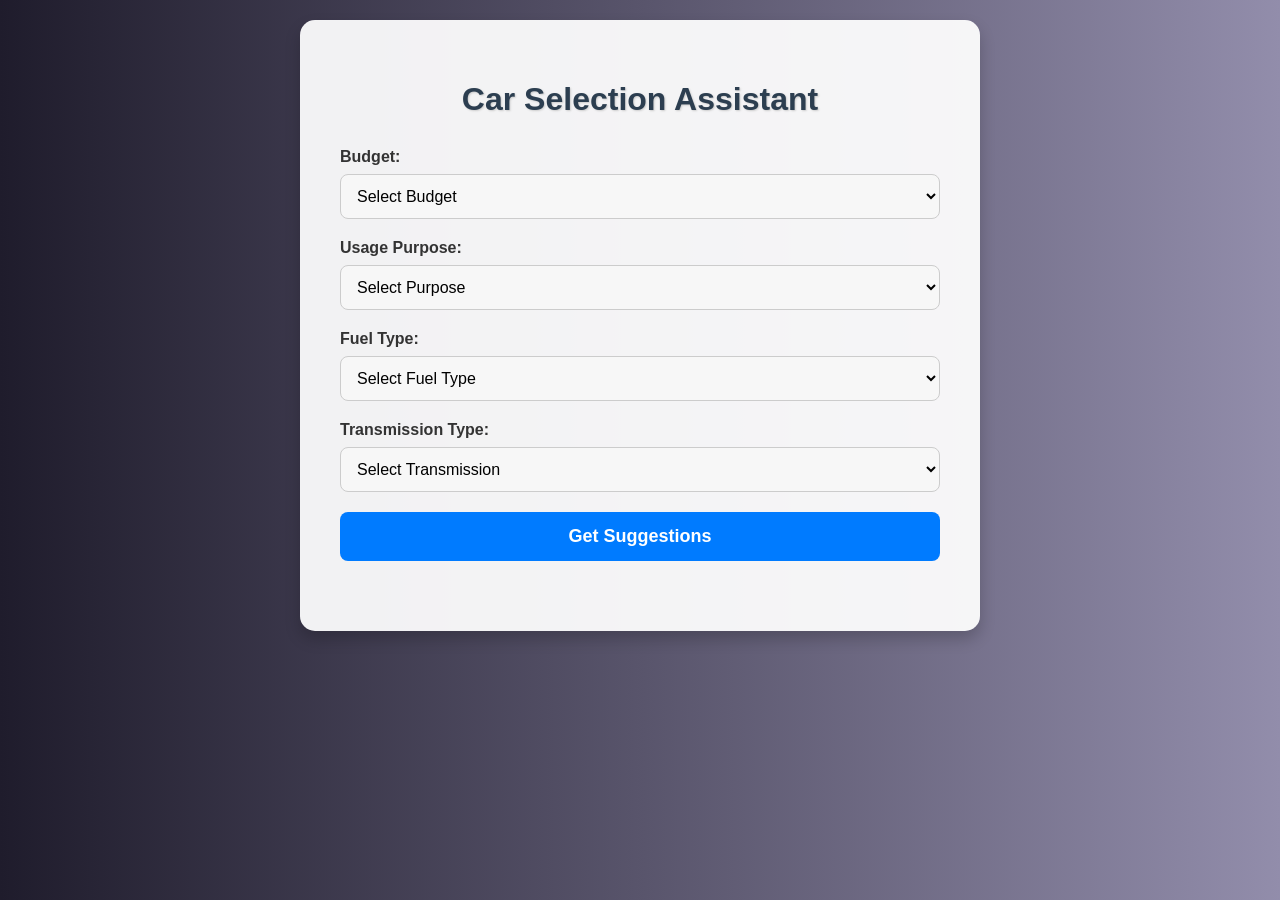
<file: index.html>
<!DOCTYPE html>
<html lang="en">
<head>
    <meta charset="UTF-8">
    <meta name="viewport" content="width=device-width, initial-scale=1.0">
    <title>Car Selection Assistant</title>
    <link rel="preconnect" href="https://fonts.googleapis.com">
    <link rel="preconnect" href="https://fonts.gstatic.com" crossorigin>
    <link href="https://fonts.googleapis.com/css2?family=Montserrat:wght@400;600;700&family=Roboto:wght@400;500&display=swap" rel="stylesheet">
    <link rel="stylesheet" href="style.css">
</head>
<body>
    <div class="container">
        <h1>Car Selection Assistant</h1>
        <div class="form-section">
            <div class="form-group">
                <label for="budget">Budget:</label>
                <select id="budget">
                    <option value="">Select Budget</option>
                    <option value="low">Low</option>
                    <option value="medium">Medium</option>
                    <option value="high">High</option>
                </select>
            </div>
            <div class="form-group">
                <label for="purpose">Usage Purpose:</label>
                <select id="purpose">
                    <option value="">Select Purpose</option>
                    <option value="city">City</option>
                    <option value="family">Family</option>
                    <option value="off-road">Off-road</option>
                    <option value="sport">Sport</option>
                </select>
            </div>
            <div class="form-group">
                <label for="fuelType">Fuel Type:</label>
                <select id="fuelType">
                    <option value="">Select Fuel Type</option>
                    <option value="petrol">Petrol</option>
                    <option value="diesel">Diesel</option>
                    <option value="electric">Electric</option>
                </select>
            </div>
            <div class="form-group">
                <label for="transmission">Transmission Type:</label>
                <select id="transmission">
                    <option value="" id="transmissionDefaultOption">Select Transmission</option>
                    <option value="automatic">Automatic</option>
                    <option value="manual">Manual</option>
                </select>
            </div>
            <button id="getSuggestions">Get Suggestions</button>
        </div>

        <div id="loadingSpinner" class="spinner"></div>

        <div class="results-section">
            <div id="errorMessage" class="error-message"></div>
            <div id="suggestionsList" class="suggestions-list"></div>
            <button id="restartBtn" class="hidden">Restart</button>
        </div>
    </div>

    <script src="script.js"></script>
</body>
</html>
</file>
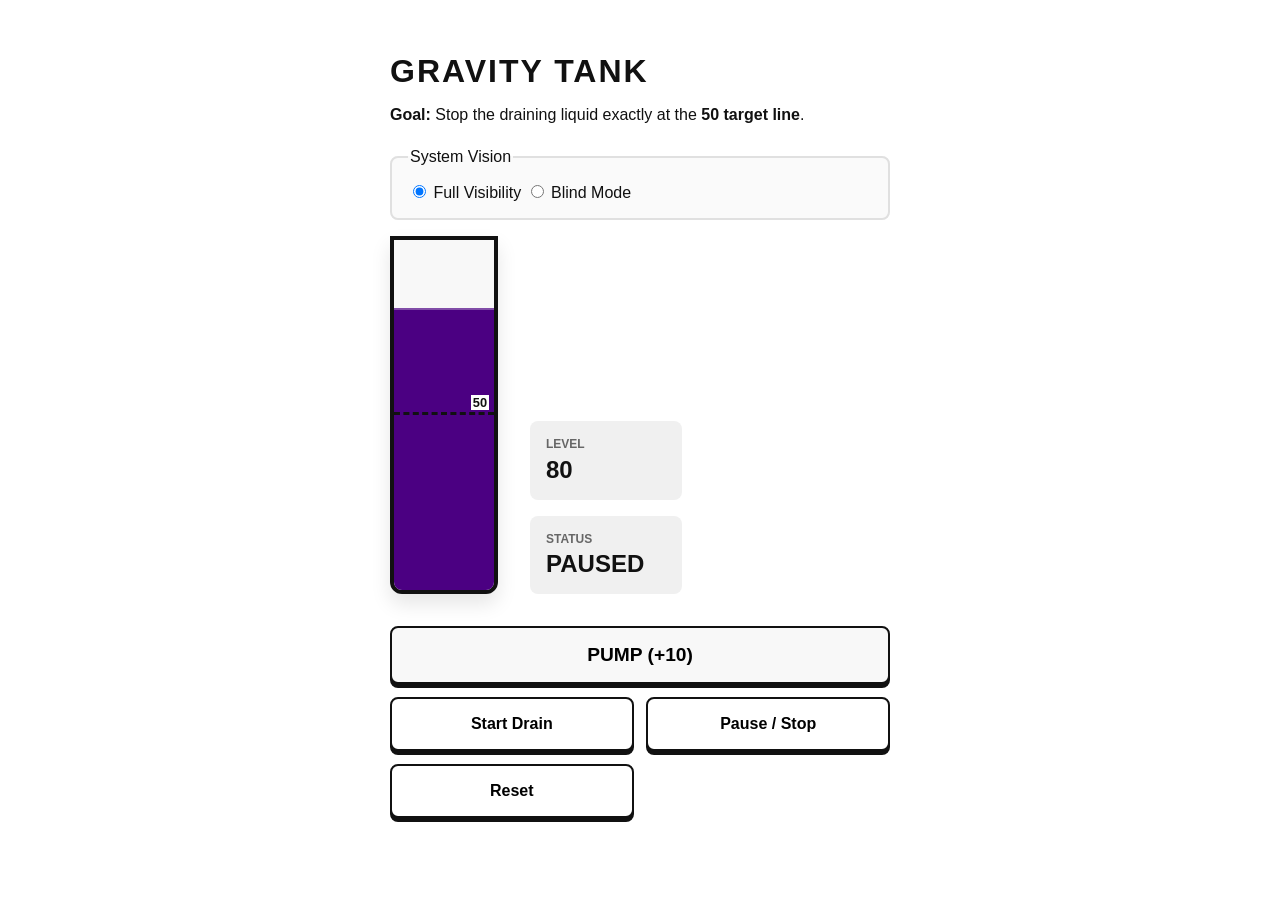
<file: app2/index.html>
<!DOCTYPE html>
<html lang="en">
<head>
    <meta charset="UTF-8">
    <meta name="viewport" content="width=device-width, initial-scale=1.0">
    <title>Feedback Loop: Gravity Tank</title>
    <link rel="stylesheet" href="style.css">
</head>
<body>
    <main>
        <header>
            <h1>GRAVITY TANK</h1>
            <p><strong>Goal:</strong> Stop the draining liquid exactly at the <strong>50 target line</strong>.</p>
        </header>

        <fieldset class="mode-selector">
            <legend>System Vision</legend>
            <label><input type="radio" name="mode" value="full" checked> Full Visibility</label>
            <label><input type="radio" name="mode" value="ack"> Blind Mode</label>
        </fieldset>

        <!-- Oyun Alanı -->
        <div id="game-board">
            <div id="tank-container">
                <!-- Hedef Çizgisi -->
                <div id="target-line"><span>50</span></div>
                <!-- İndigo Sıvı -->
                <div id="indigo-liquid"></div>
                <!-- Kör Mod Kepengi -->
                <div id="blind-shutter" hidden>
                    <div class="shutter-text">
                        <span>BLIND MODE</span>
                        <small>Trust your timing</small>
                    </div>
                </div>
            </div>
            
            <div id="status-panel" aria-live="polite">
                <div class="status-box">
                    <span class="label">LEVEL</span>
                    <span id="level-text" class="value">80</span>
                </div>
                <div class="status-box">
                    <span class="label">STATUS</span>
                    <span id="status-text" class="value">Paused</span>
                </div>
            </div>
        </div>

        <!-- Oyun Kontrolleri -->
        <div class="controls">
            <button id="btn-add" class="action-btn">PUMP (+10)</button>
            <button id="btn-start">Start Drain</button>
            <button id="btn-pause">Pause / Stop</button>
            <button id="btn-reset">Reset</button>
            <button id="btn-reveal" hidden>Reveal Result</button>
        </div>
        
        <!-- Sadece Kör Modda Anlamlı Olan Geri Bildirim Sinyali -->
        <div id="action-ack-container">
            <span id="action-ack" aria-live="assertive"></span>
        </div>
    </main>
    <script src="script.js"></script>
</body>
</html>
</file>
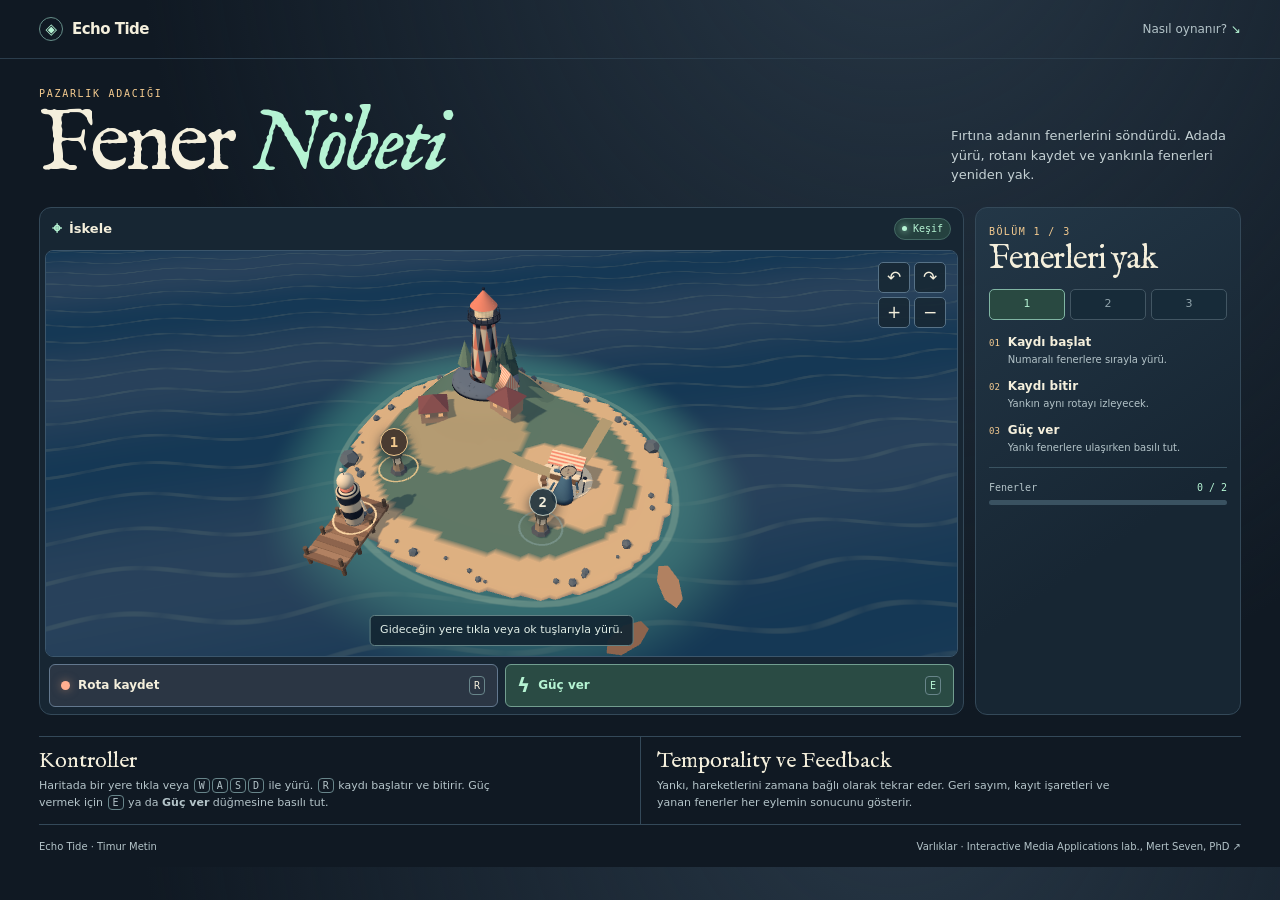
<file: echo-tide-3d-github/index.html>
<!doctype html>
<html lang="tr">
<head>
  <meta charset="utf-8">
  <meta name="viewport" content="width=device-width,initial-scale=1">
  <meta name="theme-color" content="#111b24">
  <meta name="description" content="Pazarlık Adacığı'nı üç boyutlu keşfet, rotanı kaydet ve yankınla fenerleri yeniden yak.">
  <title>Echo Tide · Fener Nöbeti 3D</title>
  <link rel="stylesheet" href="./style.css">
  <script src="./script.js" defer></script>
</head>
<body>
  <header class="topbar">
    <div class="shell bar">
      <a class="brand" href="./index.html"><span class="brand-mark" aria-hidden="true">◈</span> Echo Tide</a>
      <a class="nav-link" href="#how">Nasıl oynanır? <span aria-hidden="true">↘</span></a>
    </div>
  </header>

  <main class="shell">
    <section class="intro" aria-labelledby="title">
      <div>
        <p class="place">PAZARLIK ADACIĞI</p>
        <h1 id="title">Fener <em>Nöbeti</em></h1>
      </div>
      <p class="story">Fırtına adanın fenerlerini söndürdü. Adada yürü, rotanı kaydet ve yankınla fenerleri yeniden yak.</p>
    </section>

    <section class="game" aria-label="Fener Nöbeti 3D oyunu">
      <div class="world">
        <div class="world-top">
          <h2 id="level-title">İskele</h2>
          <output id="phase" data-phase="ready" aria-live="polite">Keşif</output>
        </div>
        <div class="view" id="view">
          <canvas id="scene" tabindex="0" aria-label="Üç boyutlu ada. Ok tuşları ile yürü veya gideceğin yere tıkla." aria-describedby="keyboard-help"></canvas>
          <div id="markers" class="markers" aria-label="Fenerler"></div>
          <div class="camera" role="group" aria-label="Kamera">
            <button id="orbit-left" type="button" aria-label="Kamerayı sola döndür" title="Sola döndür">↶</button>
            <button id="orbit-right" type="button" aria-label="Kamerayı sağa döndür" title="Sağa döndür">↷</button>
            <button id="zoom-in" type="button" aria-label="Yakınlaştır" title="Yakınlaştır">+</button>
            <button id="zoom-out" type="button" aria-label="Uzaklaştır" title="Uzaklaştır">−</button>
          </div>
          <div id="scene-error" class="scene-error" role="status" hidden></div>
          <div class="scene-prompt" id="scene-prompt">Gideceğin yere tıkla veya ok tuşlarıyla yürü.</div>
        </div>
        <div class="deck">
          <button type="button" class="record" id="record"><span class="record-icon" aria-hidden="true"></span><span id="record-label">Rota kaydet</span><kbd aria-hidden="true">R</kbd></button>
          <button type="button" class="power" id="power" aria-label="Fenerlere güç ver, basılı tut" aria-pressed="false"><span aria-hidden="true">ϟ</span><strong id="power-label">Güç ver</strong><kbd aria-hidden="true">E</kbd></button>
        </div>
      </div>

      <aside class="mission" aria-label="Görev durumu">
        <div class="mission-head">
          <p id="level-count">BÖLÜM 1 / 3</p>
          <h2>Fenerleri yak</h2>
        </div>
        <nav id="levels" class="levels" aria-label="Bölümler">
          <button type="button" aria-label="İskele" aria-current="step">1</button>
          <button type="button" aria-label="Enkaz geçidi" disabled>2</button>
          <button type="button" aria-label="Dış kıyı" disabled>3</button>
        </nav>
        <ol class="instructions">
          <li><span>01</span><div><strong>Kaydı başlat</strong><small>Numaralı fenerlere sırayla yürü.</small></div></li>
          <li><span>02</span><div><strong>Kaydı bitir</strong><small>Yankın aynı rotayı izleyecek.</small></div></li>
          <li><span>03</span><div><strong>Güç ver</strong><small>Yankı fenerlere ulaşırken basılı tut.</small></div></li>
        </ol>
        <div class="status-meter">
          <p><span id="meter-label">Fenerler</span><span id="meter-value">0 / 2</span></p>
          <progress id="meter" max="1" value="0" aria-labelledby="meter-label"></progress>
        </div>
        <p class="result" id="result" role="status" hidden></p>
        <div class="recovery">
          <button type="button" id="replay" hidden>Yankıyı tekrar gönder ↻</button>
          <button type="button" id="next" hidden>Sonraki bölüm →</button>
        </div>
      </aside>
    </section>

    <section class="notes" id="how" aria-label="Kontroller ve premisler">
      <article>
        <h2>Kontroller</h2>
        <p id="keyboard-help">Haritada bir yere tıkla veya <kbd>W</kbd><kbd>A</kbd><kbd>S</kbd><kbd>D</kbd> ile yürü. <kbd>R</kbd> kaydı başlatır ve bitirir. Güç vermek için <kbd>E</kbd> ya da <strong>Güç ver</strong> düğmesine basılı tut.</p>
      </article>
      <article>
        <h2>Temporality ve Feedback</h2>
        <p>Yankı, hareketlerini zamana bağlı olarak tekrar eder. Geri sayım, kayıt işaretleri ve yanan fenerler her eylemin sonucunu gösterir.</p>
      </article>
    </section>
  </main>

  <footer class="shell credits">
    <span>Echo Tide · Timur Metin</span>
    <a href="https://mertseven.com/ima/lab/assets.html" target="_blank" rel="noopener">Varlıklar · Interactive Media Applications lab., Mert Seven, PhD ↗</a>
  </footer>
</body>
</html>
</file>
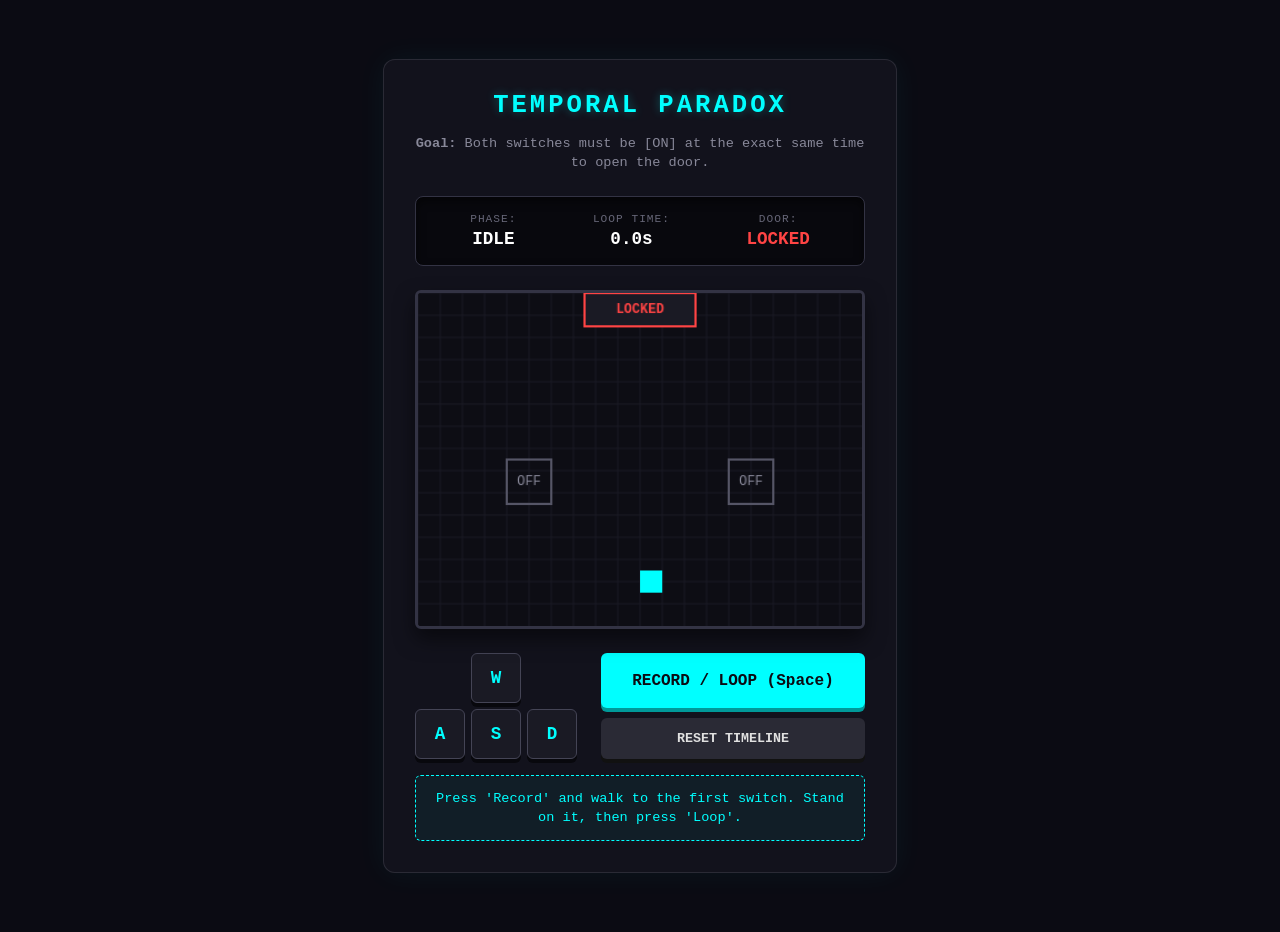
<file: Temporality/index.html>
<!DOCTYPE html>
<html lang="en">
<head>
    <meta charset="UTF-8">
    <meta name="viewport" content="width=device-width, initial-scale=1.0">
    <title>Temporality: The Echo Loop</title>
    <link rel="stylesheet" href="style.css">
</head>
<body>
    <main>
        <header>
            <h1>TEMPORAL PARADOX</h1>
            <p><strong>Goal:</strong> Both switches must be [ON] at the exact same time to open the door.</p>
        </header>

        <div id="status-panel" aria-live="polite">
            <div class="panel-item">
                <span>Phase:</span>
                <strong id="phase-text" class="status-value">IDLE</strong>
            </div>
            <div class="panel-item">
                <span>Loop Time:</span>
                <strong id="time-text" class="status-value">0.0s</strong>
            </div>
            <div class="panel-item">
                <span>Door:</span>
                <strong id="door-text" class="status-value locked">LOCKED</strong>
            </div>
        </div>

        <div id="game-container">
            <canvas id="game-canvas" width="400" height="300">
                Your browser does not support HTML5 Canvas.
            </canvas>
        </div>

        <div class="controls">
            <div class="d-pad" aria-hidden="true">
                <div></div>
                <button id="btn-up" class="dir-btn">W</button>
                <div></div>
                <button id="btn-left" class="dir-btn">A</button>
                <button id="btn-down" class="dir-btn">S</button>
                <button id="btn-right" class="dir-btn">D</button>
            </div>
            <div class="action-buttons">
                <button id="btn-action" class="primary-btn">RECORD / LOOP (Space)</button>
                <button id="btn-reset">RESET TIMELINE</button>
            </div>
        </div>
        
        <p id="instruction-text">Press 'Record' and walk to the first switch. Stand on it, then press 'Loop'.</p>
    </main>
    <script src="script.js"></script>
</body>
</html>
</file>
<file: style.css>
/* style.css */
body {
    font-family: 'Segoe UI', Tahoma, Geneva, Verdana, sans-serif;
    display: flex;
    justify-content: center;
    align-items: flex-start;
    min-height: 100vh;
    background: linear-gradient(to right, #1f1c2c, #928dab);
    margin: 0;
    padding: 20px;
    box-sizing: border-box;
}

.container {
    background-color: #ffffffee;
    padding: 40px;
    border-radius: 15px;
    box-shadow: 0 8px 16px rgba(0, 0, 0, 0.2);
    width: 100%;
    max-width: 600px;
    text-align: center;
}

h1 {
    color: #2c3e50;
    margin-bottom: 30px;
    font-size: 32px;
    text-shadow: 1px 1px 2px #ccc;
}

.form-section {
    display: flex;
    flex-direction: column;
    gap: 20px;
    margin-bottom: 30px;
}

.form-group {
    text-align: left;
}

label {
    display: block;
    margin-bottom: 8px;
    font-weight: 600;
    color: #333;
}

select {
    width: 100%;
    padding: 12px;
    border: 1px solid #ccc;
    border-radius: 8px;
    font-size: 16px;
    background-color: #f7f7f7;
    transition: border 0.3s;
}

select:focus {
    outline: none;
    border-color: #007bff;
    box-shadow: 0 0 5px rgba(0, 123, 255, 0.5);
}

button {
    background-color: #007bff;
    color: white;
    padding: 14px 24px;
    border: none;
    border-radius: 8px;
    font-size: 18px;
    font-weight: bold;
    cursor: pointer;
    transition: background-color 0.3s ease;
}

button:hover {
    background-color: #0056b3;
}

.results-section {
    margin-top: 30px;
}

.error-message {
    color: #dc3545;
    font-weight: bold;
    margin-bottom: 15px;
    display: none;
}

.suggestions-list p {
    background-color: #ecf0f1;
    border: 1px solid #bdc3c7;
    padding: 12px 18px;
    border-radius: 8px;
    margin-bottom: 12px;
    font-size: 16px;
    color: #2c3e50;
    text-align: left;
    box-shadow: 0 2px 4px rgba(0, 0, 0, 0.1);
}

.hidden {
    display: none !important;
}

.spinner {
    border: 4px solid rgba(0, 0, 0, 0.1);
    width: 40px;
    height: 40px;
    border-radius: 50%;
    border-left-color: #007bff;
    animation: spin 1s linear infinite;
    margin: 20px auto;
    display: none;
}

@keyframes spin {
    0% { transform: rotate(0deg); }
    100% { transform: rotate(360deg); }
}

@media (max-width: 480px) {
    .container {
        padding: 25px;
    }

    h1 {
        font-size: 26px;
    }

    button {
        font-size: 16px;
        padding: 12px 18px;
    }
}
</file>
<file: app2/style.css>
/* Hocanın İstediği Görsel Dil: Beyaz sayfa, indigo tank, sade yazılar */
body {
    font-family: 'Segoe UI', Tahoma, Geneva, Verdana, sans-serif;
    background-color: #ffffff;
    color: #111111;
    display: flex;
    justify-content: center;
    padding: 2rem;
    margin: 0;
}

main {
    max-width: 500px;
    width: 100%;
}

h1 {
    font-size: 2rem;
    margin-bottom: 0.2rem;
    letter-spacing: 2px;
}

.mode-selector {
    margin: 1.5rem 0;
    border: 2px solid #e0e0e0;
    border-radius: 8px;
    padding: 1rem;
    background: #fafafa;
}

/* OYUN ALANI (GAME BOARD) */
#game-board {
    display: flex;
    gap: 2rem;
    align-items: flex-end;
    margin-bottom: 2rem;
    height: 350px;
}

/* TANK TASARIMI (Game Feel eklendi) */
#tank-container {
    width: 100px;
    height: 100%;
    border: 4px solid #111111;
    border-radius: 0 0 12px 12px;
    position: relative;
    background-color: #f8f8f8;
    overflow: hidden;
    box-shadow: 0 10px 20px rgba(0,0,0,0.1); /* 3D hissiyatı */
}

#indigo-liquid {
    position: absolute;
    bottom: 0;
    left: 0;
    width: 100%;
    background-color: indigo;
    /* Sıvı akışı ve zıplaması için pürüzsüz animasyon */
    transition: height 0.1s linear, background-color 0.2s;
    border-top: 2px solid rgba(255,255,255,0.3);
}

/* HEDEF ÇİZGİSİ */
#target-line {
    position: absolute;
    bottom: 50%;
    width: 100%;
    border-bottom: 3px dashed #111111;
    z-index: 10;
}

#target-line span {
    position: absolute;
    right: 5px;
    bottom: 2px;
    font-weight: bold;
    font-size: 0.8rem;
    background: #ffffff;
    padding: 0 2px;
}

/* KÖR MOD KEPENGİ */
#blind-shutter {
    position: absolute;
    top: 0; left: 0; right: 0; bottom: 0;
    background-color: #222222;
    z-index: 20;
    display: flex;
    align-items: center;
    justify-content: center;
    text-align: center;
    color: white;
}

.shutter-text span {
    display: block;
    font-weight: bold;
    letter-spacing: 1px;
}
.shutter-text small { color: #888; }

/* DURUM PANELİ */
#status-panel {
    display: flex;
    flex-direction: column;
    gap: 1rem;
}

.status-box {
    background: #f0f0f0;
    padding: 1rem;
    border-radius: 8px;
    min-width: 120px;
}

.status-box .label {
    display: block;
    font-size: 0.75rem;
    color: #666;
    font-weight: bold;
    margin-bottom: 0.3rem;
}

.status-box .value {
    display: block;
    font-size: 1.5rem;
    font-weight: bold;
}

/* BUTONLAR (Fiziksel basılma hissiyatı) */
.controls {
    display: grid;
    grid-template-columns: 1fr 1fr;
    gap: 0.8rem;
}

button {
    padding: 1rem;
    font-size: 1rem;
    font-weight: bold;
    cursor: pointer;
    border: 2px solid #111111;
    background: #ffffff;
    border-radius: 8px;
    transition: transform 0.1s, box-shadow 0.1s, background 0.2s;
    box-shadow: 0 4px 0 #111111; /* 3D Buton efekti */
}

/* Tıklanınca butonun fiziksel olarak çökmesi */
button:active {
    transform: translateY(4px);
    box-shadow: 0 0 0 #111111;
}

.action-btn {
    grid-column: span 2;
    font-size: 1.2rem;
    background: #f8f8f8;
}

/* Hoca Kuralı: Aksiyon alındığında butonu vurgula */
button.pressed {
    background: indigo;
    color: #ffffff;
    box-shadow: 0 4px 0 rgba(0,0,0,0.8);
}

[hidden] {
    display: none !important;
}

#action-ack-container {
    margin-top: 1rem;
    text-align: center;
    height: 2rem;
}

#action-ack {
    font-weight: bold;
    color: indigo;
    font-size: 1.1rem;
}
</file>
